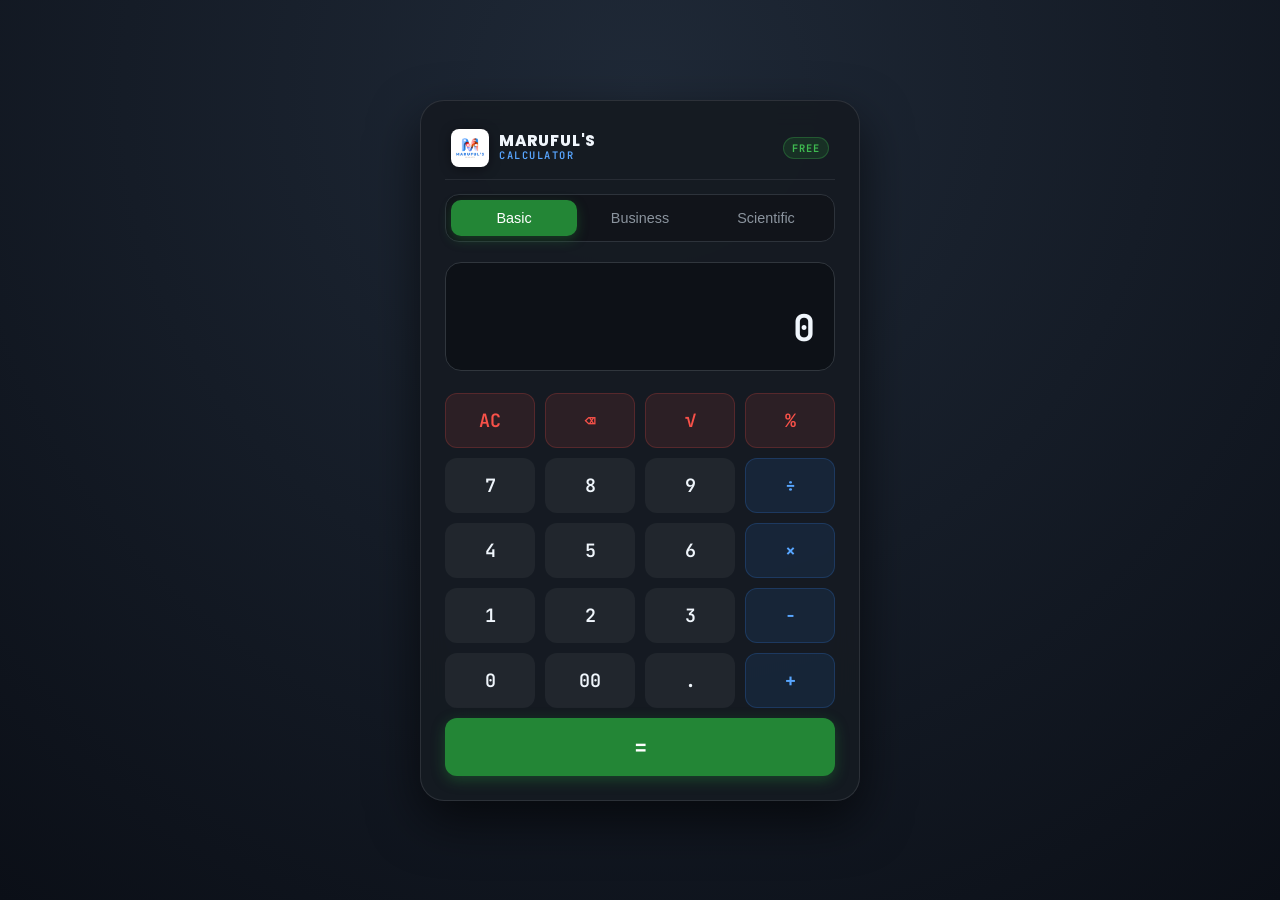
<file: index.html>
<!DOCTYPE html>
<html lang="en">
<head>
  <meta charset="UTF-8">
  <meta name="viewport" content="width=device-width, initial-scale=1.0">
  <title>Maruful's Calculator Free</title>
  <link rel="stylesheet" href="style.css">
  <link rel="preconnect" href="https://fonts.googleapis.com">
  <link rel="preconnect" href="https://fonts.gstatic.com" crossorigin>
  <link href="https://fonts.googleapis.com/css2?family=JetBrains+Mono:wght@400;600;700&family=Poppins:wght@400;500;600;700&display=swap" rel="stylesheet">
</head>
<body>

  <div class="calculator-container">
    
    <div class="calc-identity-bar">
      <div class="logo-wrapper">
        <img src="M cal.png" alt="Maruful's Calculator Logo" class="brand-logo-img">
        <div class="brand-text">
          <span class="brand-name">MARUFUL'S</span>
          <span class="brand-sub">CALCULATOR</span>
        </div>
      </div>
      <div class="edition-pill">FREE</div>
    </div>

    <header class="calc-header">
      <div class="mode-switcher">
        <button class="mode-btn active" data-mode="basic">Basic</button>
        <button class="mode-btn" data-mode="business">Business</button>
        <button class="mode-btn" data-mode="scientific">Scientific</button>
      </div>
    </header>

    <div class="calc-display">
      <div class="history-line" id="historyDisplay"></div>
      <div class="main-line" id="mainDisplay">0</div>
    </div>

    <div class="calc-keypad">

      <div class="key-panel scientific-keys" id="scientificPanel">
        <button class="btn btn-sci" data-action="sin">sin</button>
        <button class="btn btn-sci" data-action="cos">cos</button>
        <button class="btn btn-sci" data-action="tan">tan</button>
        <button class="btn btn-sci" data-action="deg-rad" id="angleUnitBtn">Deg</button>
        <button class="btn btn-sci" data-action="ln">ln</button>
        <button class="btn btn-sci" data-action="log">log</button>
        <button class="btn btn-sci" data-action="pow">xʸ</button>
        <button class="btn btn-sci" data-action="sqr">x²</button>
        <button class="btn btn-sci" data-action="fact">x!</button>
        <button class="btn btn-sci" data-action="inv">1/x</button>
        <button class="btn btn-sci" data-action="pi">π</button>
        <button class="btn btn-sci" data-action="e">e</button>
        <button class="btn btn-sci" data-action="open-paren">(</button>
        <button class="btn btn-sci" data-action="close-paren">)</button>
        <button class="btn btn-sci" data-action="abs">|x|</button>
      </div>

      <div class="key-panel business-keys" id="businessPanel">
        <button class="btn btn-biz" data-action="tax-plus">Tax + (15%)</button>
        <button class="btn btn-biz" data-action="tax-minus">Tax − (15%)</button>
        <button class="btn btn-biz" data-action="cost">Cost</button>
        <button class="btn btn-biz" data-action="sell">Sell</button>
        <button class="btn btn-biz" data-action="margin">Margin %</button>
        <button class="btn btn-biz" data-action="gt">GT</button>
      </div>

      <div class="key-panel common-keys">
        <button class="btn btn-func" data-action="clear">AC</button>
        <button class="btn btn-func" data-action="delete">⌫</button>
        <button class="btn btn-func" data-action="sqrt">√</button>
        <button class="btn btn-func" data-action="percent">%</button>

        <button class="btn btn-num" data-num="7">7</button>
        <button class="btn btn-num" data-num="8">8</button>
        <button class="btn btn-num" data-num="9">9</button>
        <button class="btn btn-op" data-op="÷">÷</button>

        <button class="btn btn-num" data-num="4">4</button>
        <button class="btn btn-num" data-num="5">5</button>
        <button class="btn btn-num" data-num="6">6</button>
        <button class="btn btn-op" data-op="×">×</button>

        <button class="btn btn-num" data-num="1">1</button>
        <button class="btn btn-num" data-num="2">2</button>
        <button class="btn btn-num" data-num="3">3</button>
        <button class="btn btn-op" data-op="-">−</button>

        <button class="btn btn-num" data-num="0">0</button>
        <button class="btn btn-num" data-num="00">00</button>
        <button class="btn btn-num" data-num=".">.</button>
        <button class="btn btn-op" data-op="+">+</button>

        <button class="btn btn-equals" data-action="calculate">=</button>
      </div>

    </div>
  </div>

  <script src="script.js"></script>
</body>
</html>
</file>
<file: style.css>
* {
  margin: 0;
  padding: 0;
  box-sizing: border-box;
}

body {
  min-height: 100vh;
  background: radial-gradient(circle at 50% 10%, #1f2937, #0b0f17);
  display: flex;
  justify-content: center;
  align-items: center;
  font-family: 'Poppins', sans-serif;
  padding: 15px;
}

.calculator-container {
  width: 100%;
  max-width: 440px;
  background: rgba(22, 27, 34, 0.95);
  border: 1px solid rgba(255, 255, 255, 0.1);
  border-radius: 24px;
  box-shadow: 0 20px 50px rgba(0, 0, 0, 0.6);
  padding: 24px;
  backdrop-filter: blur(12px);
  transition: max-width 0.3s cubic-bezier(0.4, 0, 0.2, 1);
}

.calc-identity-bar {
  display: flex;
  align-items: center;
  justify-content: space-between;
  margin-bottom: 14px;
  padding: 4px 6px 12px 6px;
  border-bottom: 1px solid rgba(255, 255, 255, 0.08);
}

.logo-wrapper {
  display: flex;
  align-items: center;
  gap: 10px;
}

.brand-logo-img {
  width: 38px;
  height: 38px;
  object-fit: contain;
  filter: drop-shadow(0 2px 6px rgba(0, 0, 0, 0.4));
  border-radius: 8px;
}

.brand-text {
  display: flex;
  flex-direction: column;
  line-height: 1.1;
}

.brand-name {
  font-size: 0.95rem;
  font-weight: 800;
  color: #f0f6fc;
  letter-spacing: 0.8px;
  font-family: 'Poppins', sans-serif;
}

.brand-sub {
  font-size: 0.65rem;
  font-weight: 600;
  color: #58a6ff;
  letter-spacing: 1.5px;
  font-family: 'JetBrains Mono', monospace;
}

.edition-pill {
  font-size: 0.65rem;
  font-weight: 700;
  font-family: 'JetBrains Mono', monospace;
  background: rgba(35, 134, 54, 0.2);
  color: #3fb950;
  border: 1px solid rgba(63, 185, 80, 0.3);
  padding: 3px 8px;
  border-radius: 20px;
  letter-spacing: 1px;
}

.calculator-container.scientific-active {
  max-width: 620px;
}

.calc-header {
  margin-bottom: 20px;
}

.mode-switcher {
  display: flex;
  background: #11141a;
  padding: 5px;
  border-radius: 14px;
  border: 1px solid #2d333b;
}

.mode-btn {
  flex: 1;
  background: transparent;
  border: none;
  color: #8b949e;
  padding: 10px 0;
  font-size: 0.9rem;
  font-weight: 500;
  border-radius: 10px;
  cursor: pointer;
  transition: all 0.25s ease;
}

.mode-btn:hover {
  color: #f0f6fc;
}

.mode-btn.active {
  background: #238636;
  color: #ffffff;
  box-shadow: 0 4px 12px rgba(35, 134, 54, 0.35);
}

.calc-display {
  background: #0d1117;
  border: 1px solid #30363d;
  border-radius: 16px;
  padding: 18px 20px;
  text-align: right;
  margin-bottom: 22px;
  min-height: 100px;
  display: flex;
  flex-direction: column;
  justify-content: space-between;
  word-break: break-all;
}

.history-line {
  color: #8b949e;
  font-size: 0.95rem;
  min-height: 22px;
  font-family: 'JetBrains Mono', monospace;
}

.main-line {
  color: #f0f6fc;
  font-size: 2.3rem;
  font-weight: 700;
  font-family: 'JetBrains Mono', monospace;
  letter-spacing: -1px;
}

.calc-keypad {
  display: flex;
  flex-direction: column;
  gap: 12px;
}

.key-panel {
  display: grid;
  gap: 10px;
}

.scientific-keys,
.business-keys {
  display: none;
}

.scientific-keys.show {
  display: grid;
  grid-template-columns: repeat(5, 1fr);
}

.business-keys.show {
  display: grid;
  grid-template-columns: repeat(3, 1fr);
}

.common-keys {
  grid-template-columns: repeat(4, 1fr);
}

.btn {
  appearance: none;
  border: none;
  outline: none;
  padding: 14px 10px;
  border-radius: 12px;
  font-size: 1.15rem;
  font-weight: 600;
  font-family: 'JetBrains Mono', monospace;
  cursor: pointer;
  transition: all 0.15s ease;
  user-select: none;
}

.btn:active {
  transform: scale(0.96);
}

.btn-num {
  background: #21262d;
  color: #f0f6fc;
}

.btn-num:hover {
  background: #30363d;
}

.btn-op {
  background: #388bfd1a;
  color: #58a6ff;
  border: 1px solid #388bfd33;
}

.btn-op:hover {
  background: #388bfd33;
}

.btn-func {
  background: #f851491a;
  color: #f85149;
  border: 1px solid #f8514933;
}

.btn-func:hover {
  background: #f8514933;
}

.btn-sci {
  background: #1f242c;
  color: #a371f7;
  font-size: 0.95rem;
  border: 1px solid #a371f726;
}

.btn-sci:hover {
  background: #a371f726;
}

.btn-biz {
  background: #d299221a;
  color: #d29922;
  font-size: 0.9rem;
  border: 1px solid #d2992233;
}

.btn-biz:hover {
  background: #d2992233;
}

.btn-equals {
  grid-column: span 4;
  background: #238636;
  color: #ffffff;
  padding: 14px;
  font-size: 1.4rem;
  box-shadow: 0 4px 14px rgba(35, 134, 54, 0.4);
}

.btn-equals:hover {
  background: #2ea043;
}

@media (max-width: 480px) {
  .calculator-container {
    padding: 18px;
    border-radius: 18px;
  }

  .main-line {
    font-size: 1.8rem;
  }

  .btn {
    padding: 12px 6px;
    font-size: 1rem;
    border-radius: 10px;
  }

  .brand-logo-img {
    width: 32px;
    height: 32px;
  }

  .brand-name {
    font-size: 0.85rem;
  }

  .brand-sub {
    font-size: 0.58rem;
  }

  .edition-pill {
    font-size: 0.58rem;
    padding: 2px 6px;
  }

  .scientific-keys.show {
    grid-template-columns: repeat(3, 1fr);
  }
}
</file>
